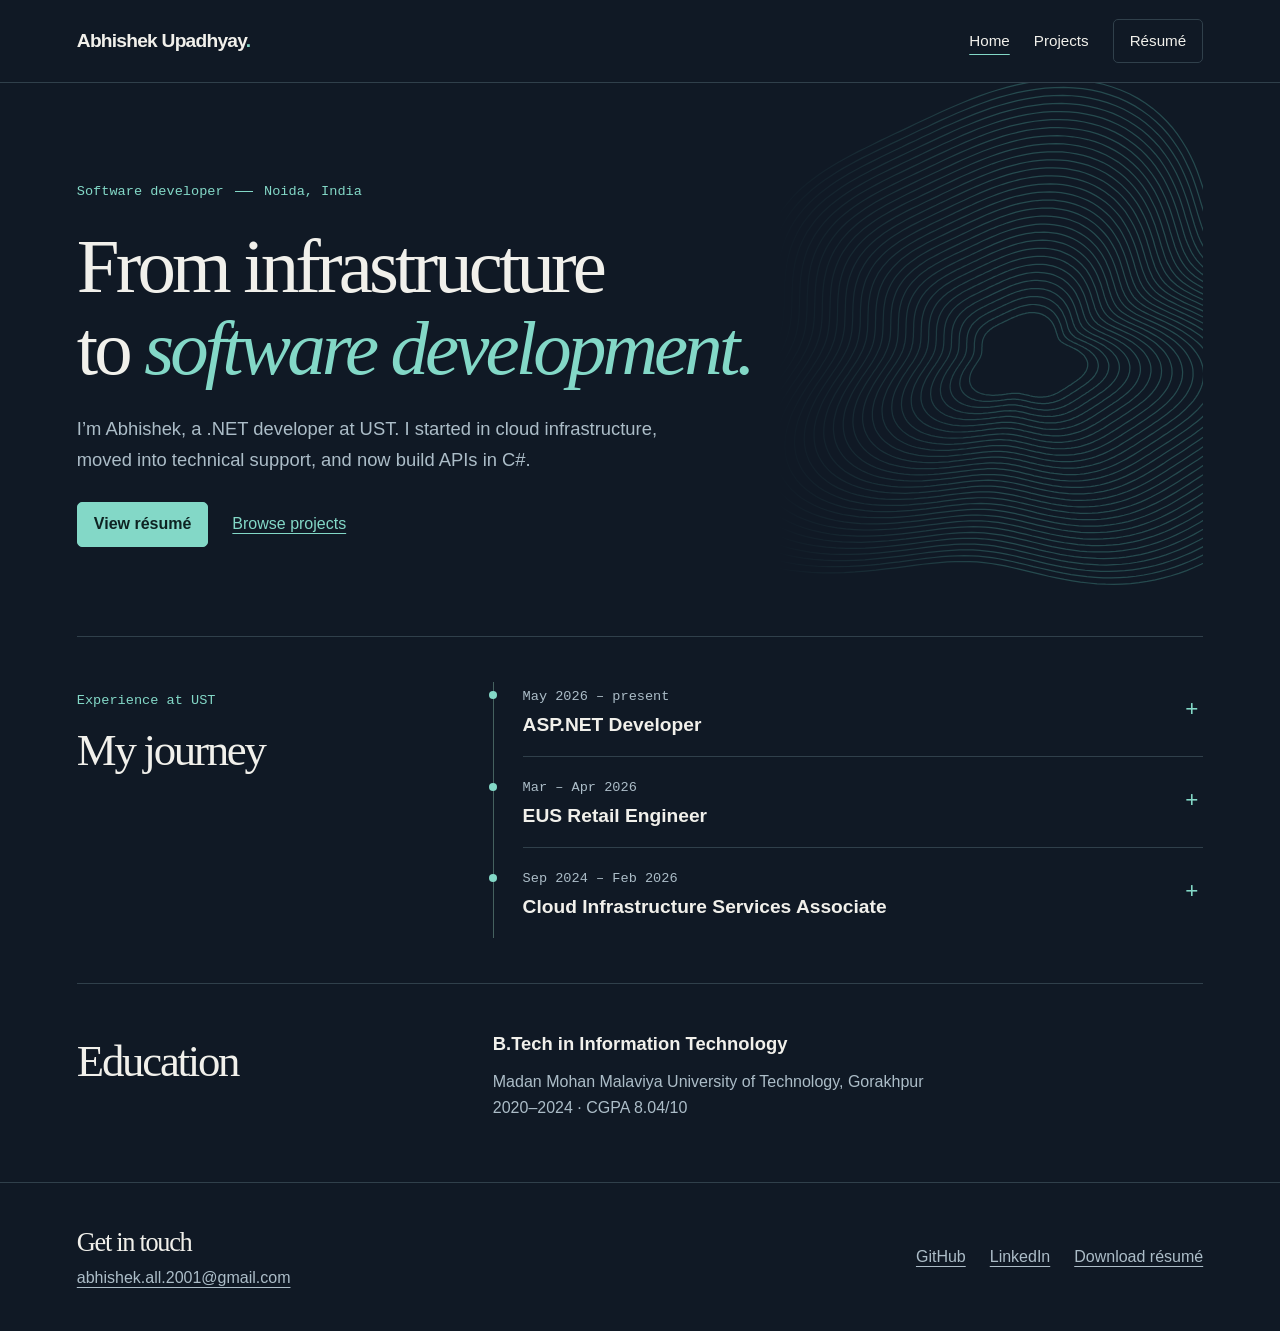
<file: index.html>
<!doctype html><html lang="en"><head><meta charset="utf-8"><meta name="viewport" content="width=device-width, initial-scale=1"><title>Software developer in Noida | Abhishek Upadhyay</title><meta name="description" content="Abhishek Upadhyay’s career in software development, technical support and cloud infrastructure."><meta name="theme-color" content="#101925"><link rel="stylesheet" href="/style.css"></head><body><a class="skip" href="#main">Skip to content</a><header><div class="wrap bar"><a class="brand" href="/">Abhishek Upadhyay<span>.</span></a><nav aria-label="Main navigation"><a href="/" aria-current="page">Home</a><a href="/projects/">Projects</a><a class="resume" href="/abhishek-upadhyay-resume.pdf">Résumé</a></nav></div></header><main id="main" class="wrap"><section class="hero"><div class="contour" aria-hidden="true"></div><div class="hero-copy"><p class="eyebrow">Software developer <i></i> Noida, India</p><h1>From infrastructure<br>to <em>software development.</em></h1><p class="intro">I’m Abhishek, a .NET developer at UST. I started in cloud infrastructure, moved into technical support, and now build APIs in C#.</p><div class="actions"><a class="button" href="/abhishek-upadhyay-resume.pdf">View résumé</a><a class="quiet" href="/projects/">Browse projects</a></div></div></section><section class="split"><div><p class="eyebrow">Experience at UST</p><h2>My journey</h2></div><div class="timeline"><details><summary><span class="date">May 2026 – present</span><strong>ASP.NET Developer</strong></summary><p>I build C# APIs that connect electronic health record systems. I optimized SQL Server queries and implemented role-based access controls. Average API response time fell by 30%.</p></details><details><summary><span class="date">Mar – Apr 2026</span><strong>EUS Retail Engineer</strong></summary><p>I supported retail operations and coordinated incident response. I managed more than 50 ServiceNow tickets per week, maintained 98% SLA compliance, and worked with field engineers to improve triage.</p></details><details><summary><span class="date">Sep 2024 – Feb 2026</span><strong>Cloud Infrastructure Services Associate</strong></summary><p>I managed access and provisioning across cloud and workplace tools. My work covered IAM, Azure and Office 365 for more than 2,000 users, alongside device policies and change management.</p></details></div></section><section class="split"><h2>Education</h2><div><h3>B.Tech in Information Technology</h3><p>Madan Mohan Malaviya University of Technology, Gorakhpur<br>2020–2024 · CGPA 8.04/10</p></div></section></main><footer><div class="wrap foot"><div><h2>Get in touch</h2><a href="mailto:abhishek.all.2001@gmail.com">abhishek.all.2001@gmail.com</a></div><div class="social"><a href="https://github.com/trickycat10">GitHub</a><a href="https://www.linkedin.com/in/abhishek-upadhyay-87bbb3228/">LinkedIn</a><a href="/abhishek-upadhyay-resume.pdf" download>Download résumé</a></div></div></footer></body></html>
</file>
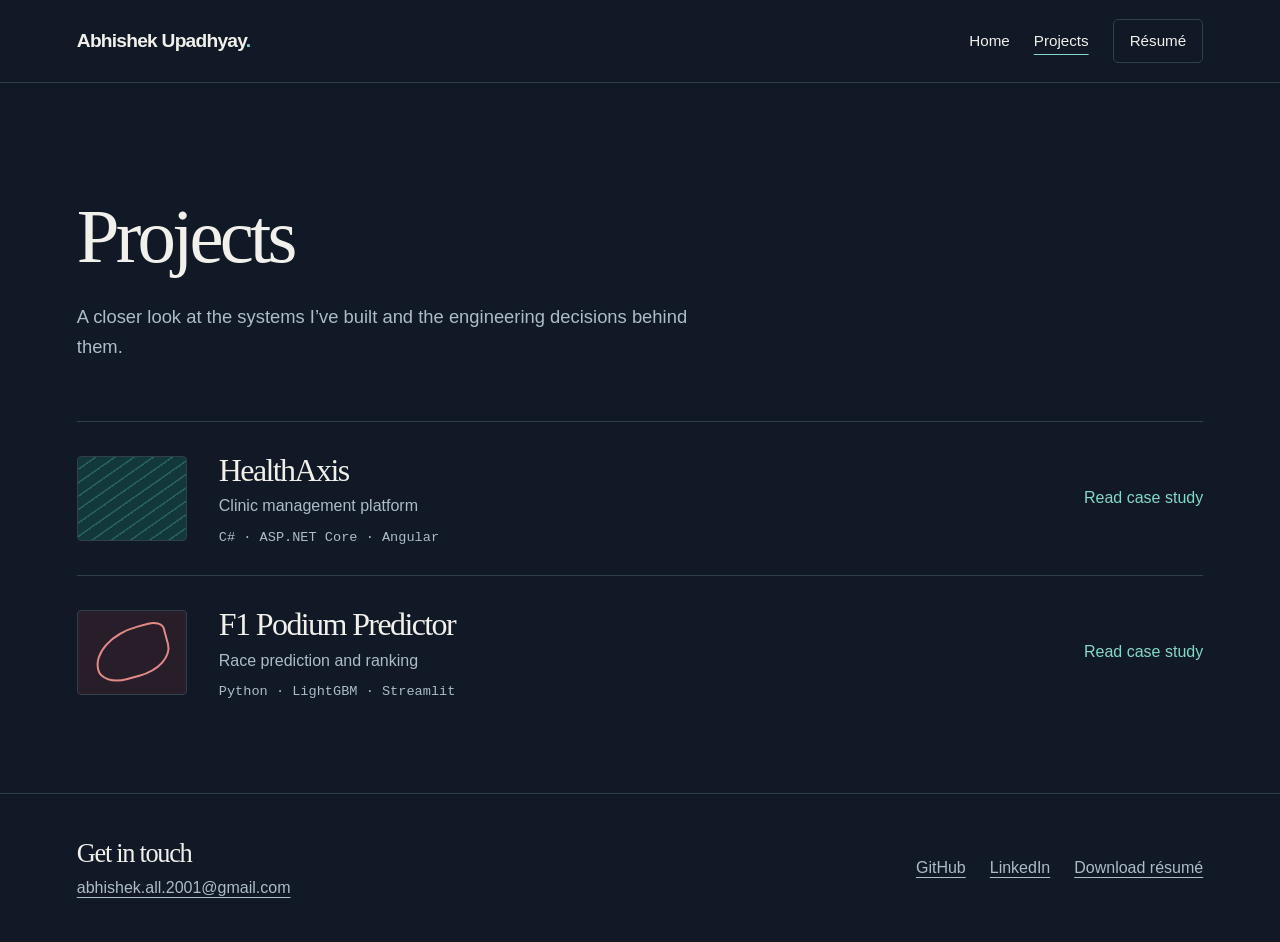
<file: projects/index.html>
<!doctype html><html lang="en"><head><meta charset="utf-8"><meta name="viewport" content="width=device-width, initial-scale=1"><title>Projects | Abhishek Upadhyay</title><meta name="description" content="Selected engineering projects and technical case studies by Abhishek Upadhyay."><meta name="theme-color" content="#101925"><link rel="stylesheet" href="/style.css"></head><body><a class="skip" href="#main">Skip to content</a><header><div class="wrap bar"><a class="brand" href="/">Abhishek Upadhyay<span>.</span></a><nav aria-label="Main navigation"><a href="/">Home</a><a href="/projects/" aria-current="page">Projects</a><a class="resume" href="/abhishek-upadhyay-resume.pdf">Résumé</a></nav></div></header><main id="main" class="wrap"><section class="lead"><h1>Projects</h1><p class="intro">A closer look at the systems I’ve built and the engineering decisions behind them.</p></section><div class="projects"><a class="project" href="/projects/healthaxis/"><span class="thumb clinic" aria-hidden="true"></span><div><h2>HealthAxis</h2><p>Clinic management platform</p><small>C# · ASP.NET Core · Angular</small></div><span class="read">Read case study</span></a><a class="project" href="/projects/f1-podium-predictor/"><span class="thumb race" aria-hidden="true"></span><div><h2>F1 Podium Predictor</h2><p>Race prediction and ranking</p><small>Python · LightGBM · Streamlit</small></div><span class="read">Read case study</span></a></div></main><footer><div class="wrap foot"><div><h2>Get in touch</h2><a href="mailto:abhishek.all.2001@gmail.com">abhishek.all.2001@gmail.com</a></div><div class="social"><a href="https://github.com/trickycat10">GitHub</a><a href="https://www.linkedin.com/in/abhishek-upadhyay-87bbb3228/">LinkedIn</a><a href="/abhishek-upadhyay-resume.pdf" download>Download résumé</a></div></div></footer></body></html>
</file>
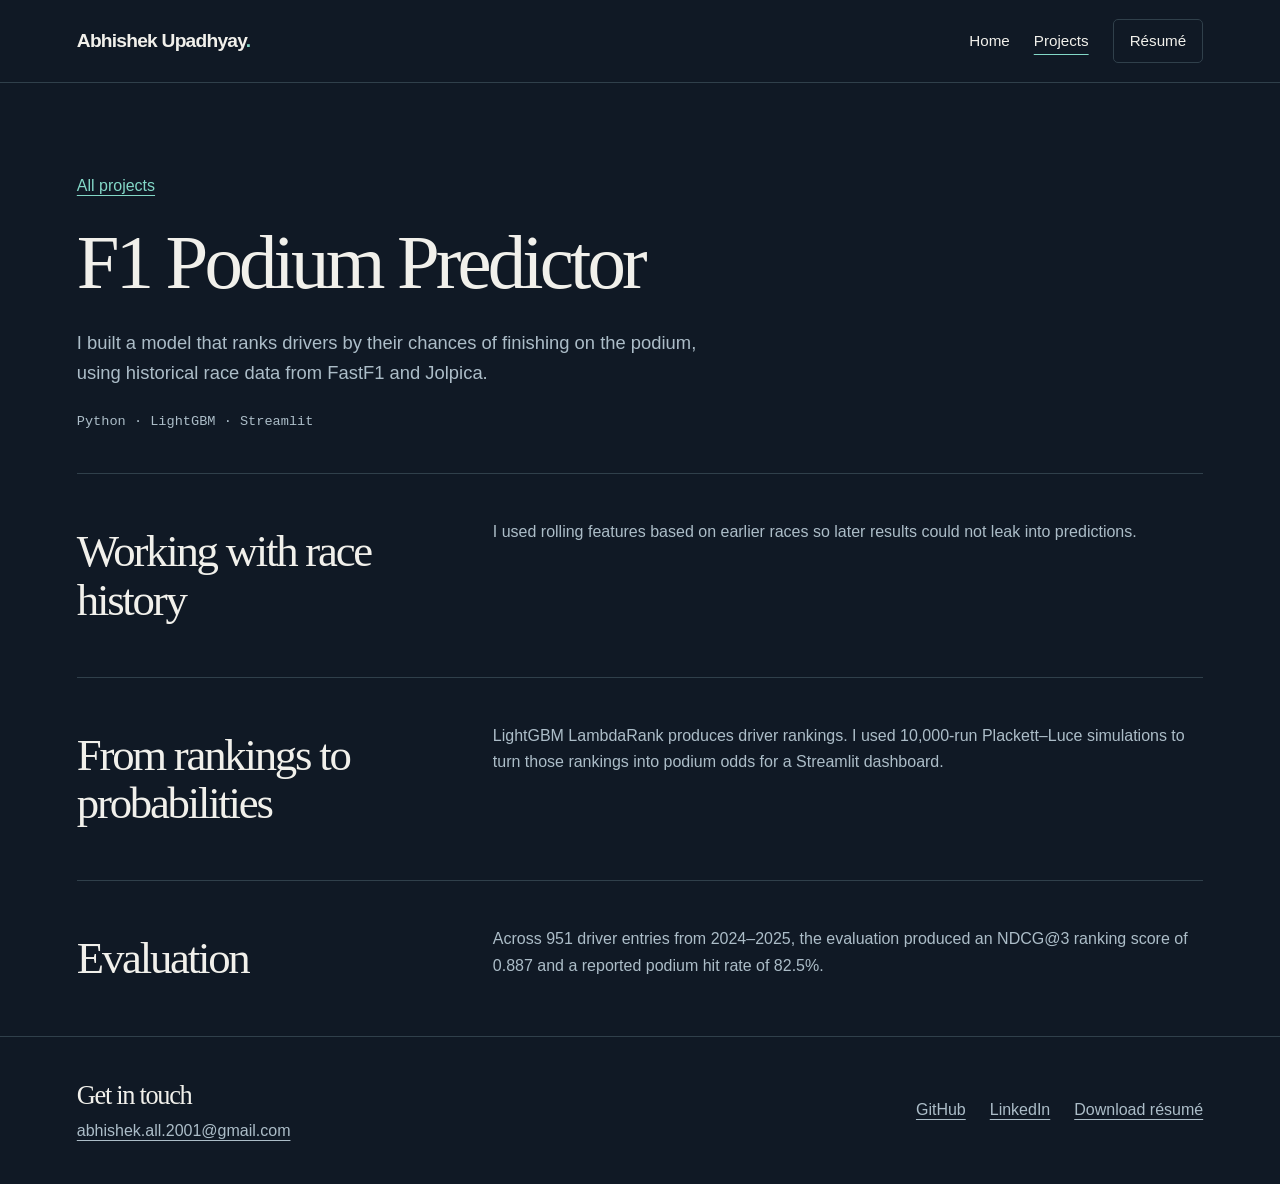
<file: projects/f1-podium-predictor/index.html>
<!doctype html><html lang="en"><head><meta charset="utf-8"><meta name="viewport" content="width=device-width, initial-scale=1"><title>F1 Podium Predictor | Abhishek Upadhyay</title><meta name="description" content="Race prediction and ranking by Abhishek Upadhyay."><meta name="theme-color" content="#101925"><link rel="stylesheet" href="/style.css"></head><body><a class="skip" href="#main">Skip to content</a><header><div class="wrap bar"><a class="brand" href="/">Abhishek Upadhyay<span>.</span></a><nav aria-label="Main navigation"><a href="/">Home</a><a href="/projects/" aria-current="page">Projects</a><a class="resume" href="/abhishek-upadhyay-resume.pdf">Résumé</a></nav></div></header><main id="main" class="wrap"><section class="lead"><a class="quiet" href="/projects/">All projects</a><h1>F1 Podium Predictor</h1><p class="intro">I built a model that ranks drivers by their chances of finishing on the podium, using historical race data from FastF1 and Jolpica.</p><small>Python · LightGBM · Streamlit</small></section><section class="split"><h2>Working with race history</h2><p>I used rolling features based on earlier races so later results could not leak into predictions.</p></section><section class="split"><h2>From rankings to probabilities</h2><p>LightGBM LambdaRank produces driver rankings. I used 10,000-run Plackett–Luce simulations to turn those rankings into podium odds for a Streamlit dashboard.</p></section><section class="split"><h2>Evaluation</h2><p>Across 951 driver entries from 2024–2025, the evaluation produced an NDCG@3 ranking score of 0.887 and a reported podium hit rate of 82.5%.</p></section></main><footer><div class="wrap foot"><div><h2>Get in touch</h2><a href="mailto:abhishek.all.2001@gmail.com">abhishek.all.2001@gmail.com</a></div><div class="social"><a href="https://github.com/trickycat10">GitHub</a><a href="https://www.linkedin.com/in/abhishek-upadhyay-87bbb3228/">LinkedIn</a><a href="/abhishek-upadhyay-resume.pdf" download>Download résumé</a></div></div></footer></body></html>
</file>
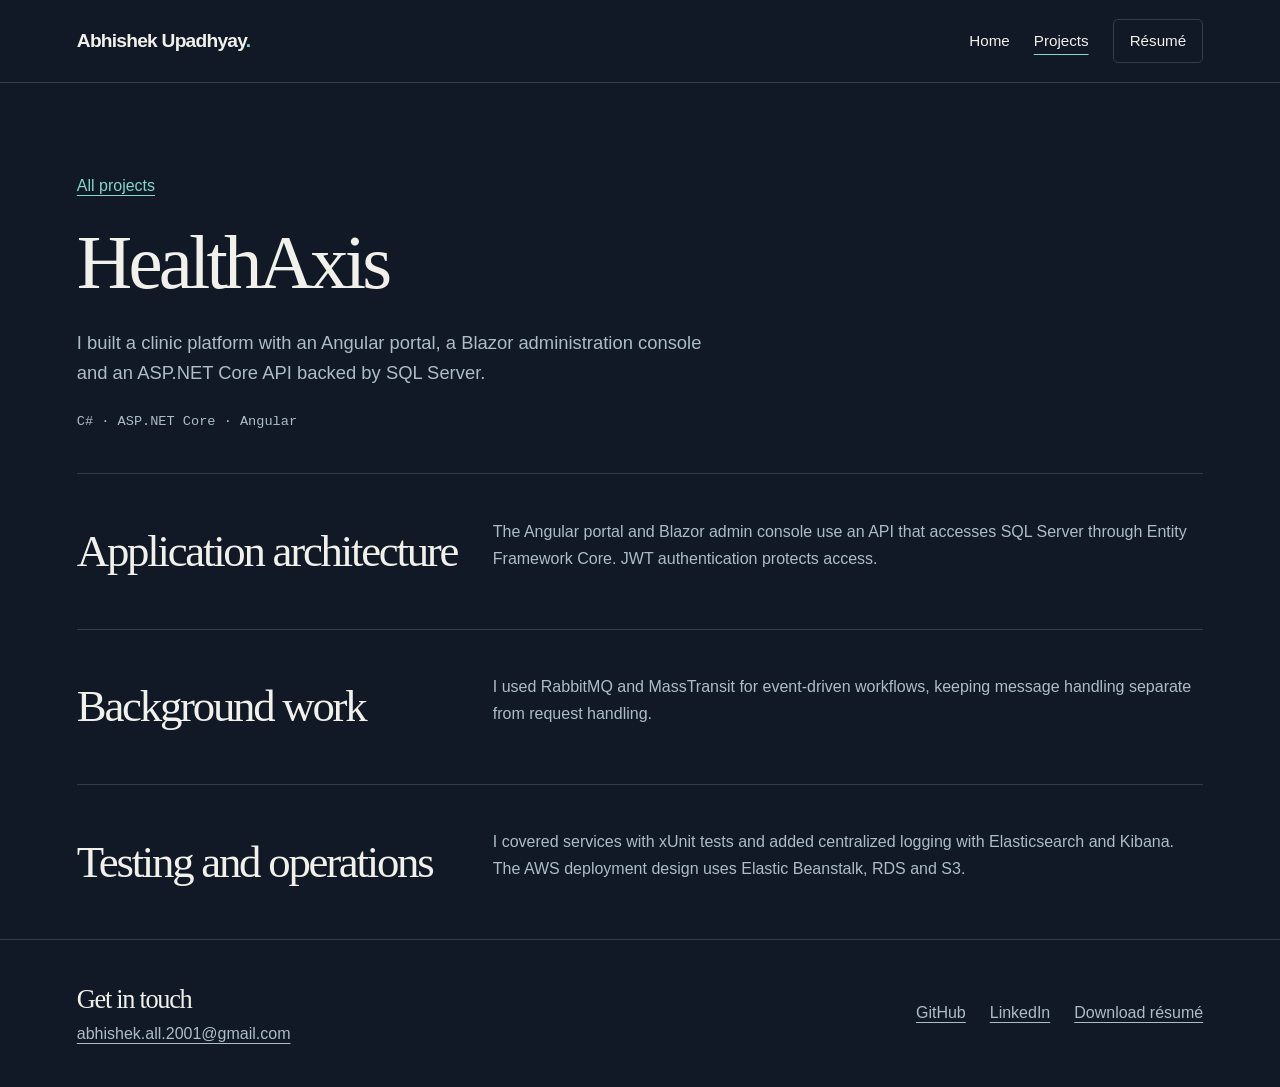
<file: projects/healthaxis/index.html>
<!doctype html><html lang="en"><head><meta charset="utf-8"><meta name="viewport" content="width=device-width, initial-scale=1"><title>HealthAxis | Abhishek Upadhyay</title><meta name="description" content="Clinic management platform by Abhishek Upadhyay."><meta name="theme-color" content="#101925"><link rel="stylesheet" href="/style.css"></head><body><a class="skip" href="#main">Skip to content</a><header><div class="wrap bar"><a class="brand" href="/">Abhishek Upadhyay<span>.</span></a><nav aria-label="Main navigation"><a href="/">Home</a><a href="/projects/" aria-current="page">Projects</a><a class="resume" href="/abhishek-upadhyay-resume.pdf">Résumé</a></nav></div></header><main id="main" class="wrap"><section class="lead"><a class="quiet" href="/projects/">All projects</a><h1>HealthAxis</h1><p class="intro">I built a clinic platform with an Angular portal, a Blazor administration console and an ASP.NET Core API backed by SQL Server.</p><small>C# · ASP.NET Core · Angular</small></section><section class="split"><h2>Application architecture</h2><p>The Angular portal and Blazor admin console use an API that accesses SQL Server through Entity Framework Core. JWT authentication protects access.</p></section><section class="split"><h2>Background work</h2><p>I used RabbitMQ and MassTransit for event-driven workflows, keeping message handling separate from request handling.</p></section><section class="split"><h2>Testing and operations</h2><p>I covered services with xUnit tests and added centralized logging with Elasticsearch and Kibana. The AWS deployment design uses Elastic Beanstalk, RDS and S3.</p></section></main><footer><div class="wrap foot"><div><h2>Get in touch</h2><a href="mailto:abhishek.all.2001@gmail.com">abhishek.all.2001@gmail.com</a></div><div class="social"><a href="https://github.com/trickycat10">GitHub</a><a href="https://www.linkedin.com/in/abhishek-upadhyay-87bbb3228/">LinkedIn</a><a href="/abhishek-upadhyay-resume.pdf" download>Download résumé</a></div></div></footer></body></html>
</file>
<file: style.css>
:root{color-scheme:dark;--bg:#101925;--paper:#f1f0eb;--mint:#83d8c7;--muted:#acbdc8;--rule:#30404b}*{box-sizing:border-box}body{margin:0;background:var(--bg);color:var(--paper);font:1rem/1.65 "Segoe UI",Arial,sans-serif}.wrap{width:min(1160px,88%);margin:auto}a{color:inherit;text-decoration:none}a:hover,.quiet,.brand span,em{color:var(--mint)}a:focus-visible,summary:focus-visible{outline:3px solid var(--mint);outline-offset:5px}.skip{position:absolute;left:-100vw}.skip:focus{left:1rem;top:1rem;background:var(--bg);z-index:3}header,footer{border-color:var(--rule);border-style:solid;border-width:0 0 1px}.bar,.foot,.actions,.social,nav{display:flex;align-items:center;gap:1.5rem}.bar,.foot{justify-content:space-between}.bar{min-height:82px}.brand{font-weight:650;font-size:1.2rem;letter-spacing:-.04em}nav a{font-size:.95rem}nav [aria-current]{text-decoration:underline;text-decoration-color:var(--mint);text-underline-offset:8px}.resume,.button{border:1px solid var(--rule);padding:.5rem 1rem;border-radius:5px}.hero,.lead{position:relative;padding:clamp(4rem,7vw,6.5rem) 0;isolation:isolate}.hero{overflow:hidden}.hero-copy{position:relative}.contour{position:absolute;inset:0 -8% 0 62%;background:url(contours.svg) center/cover no-repeat;opacity:.26;mask-image:linear-gradient(90deg,transparent,#000 45%)}.eyebrow,small,.date{font:normal .85rem/1.6 ui-monospace,Consolas,monospace;color:var(--muted)}.eyebrow{color:var(--mint);display:flex;align-items:center;gap:.7rem}.eyebrow i{width:18px;height:1px;background:var(--mint)}h1,h2{font-family:Georgia,"Times New Roman",serif;font-weight:400;letter-spacing:-.05em;line-height:1.08}h1{font-size:clamp(2.9rem,6vw,5.8rem);margin:.3em 0}.hero h1{max-width:920px}h2{font-size:clamp(2rem,3.5vw,3.4rem);margin:.18em 0}h3{margin:0;font-size:1.15rem}p{color:var(--muted);margin:.6em 0 1em}.intro{max-width:630px;font-size:1.15rem}.actions{margin-top:1.7rem}.button{background:var(--mint);border-color:var(--mint);color:#0e2322;font-weight:650}.button:hover{background:#a3e7d8;color:#102124}.quiet,.social a,.foot a{ text-decoration:underline;text-underline-offset:4px}.split{display:grid;grid-template-columns:1fr 1.85fr;gap:2rem;border-top:1px solid var(--rule);padding:2.8rem 0}.split>p{margin:0}.timeline{border-left:1px solid #45615f;padding-left:1.8rem}details{position:relative;border-bottom:1px solid var(--rule);padding:1rem 0}details:first-child{padding-top:0}details:last-child{border:0}details:before{content:"";width:8px;height:8px;background:var(--mint);border-radius:50%;position:absolute;left:-2.08rem;top:1.6rem}details:first-child:before{top:.55rem}summary{list-style:none;cursor:pointer;padding-right:2rem;position:relative}summary::-webkit-details-marker{display:none}summary:after{content:"+";position:absolute;right:.3rem;top:15%;color:var(--mint);font-size:1.4rem}details[open] summary:after{content:"−"}summary strong{display:block;font-size:1.2rem;font-weight:550}.lead{padding-bottom:2.5rem}.projects{padding-bottom:4rem}.project{display:flex;align-items:center;gap:2rem;padding:1.6rem 0;border-top:1px solid var(--rule)}.project h2{font-size:2rem}.project p{margin:.2em 0}.read{margin-left:auto;color:var(--mint)}.thumb{width:110px;height:85px;border:1px solid var(--rule);border-radius:4px;flex:none;position:relative;overflow:hidden}.clinic{background:repeating-linear-gradient(145deg,#13383c 0 9px,#296061 10px 11px)}.race{background:#271e2a}.race:before{content:"";position:absolute;inset:20% 15%;border:2px solid #e38a86;border-radius:68% 20% 50% 35%;transform:rotate(-15deg)}footer{border-width:1px 0 0}.foot{padding:2.5rem 0}.foot h2{font-size:1.65rem;margin-bottom:.5rem}.social{flex-wrap:wrap}.foot a{color:var(--muted)}@media(max-width:700px){.wrap{width:90%}.bar{gap:.5rem;min-height:70px}.brand{font-size:1rem}nav{gap:.8rem}nav a{font-size:.88rem}.resume{padding:.35rem .55rem}.contour{inset:0 -45% 0 52%;opacity:.13}.split{grid-template-columns:1fr;gap:1.4rem}.timeline{margin-left:4px}.foot{align-items:flex-start;flex-direction:column}.project{gap:1rem}.thumb{width:58px;height:58px}.project h2{font-size:1.55rem}.read{display:none}.actions{flex-wrap:wrap}.hero h1{font-size:clamp(2.6rem,9vw,4.5rem)}}@media(max-width:380px){.bar{flex-wrap:wrap;padding:.7rem 0}.social{gap:1rem}}
</file>
